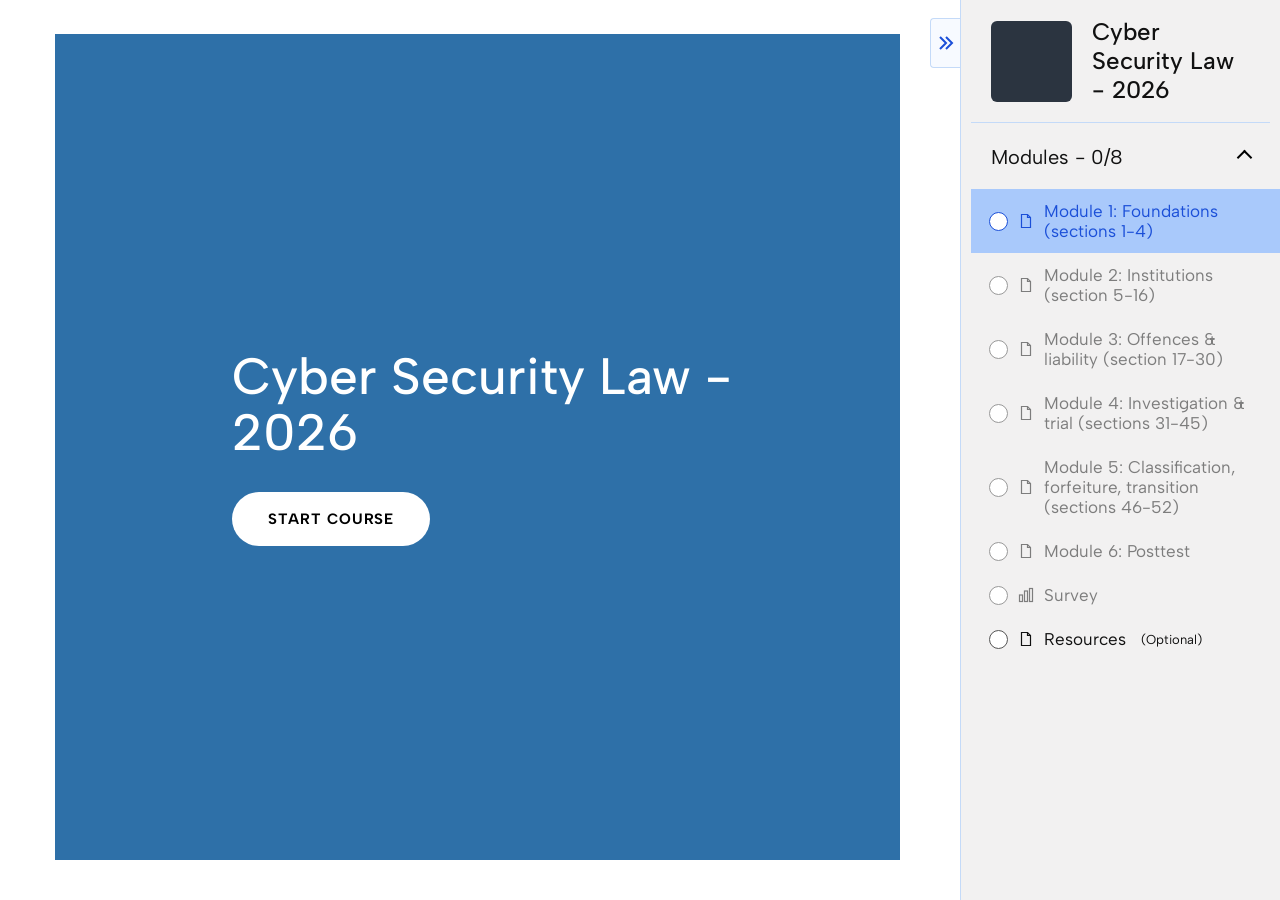
<file: index.html>
<!doctype html>
<html lang="en">
  <head>
    <meta charset="UTF-8" />
    <meta name="viewport" content="width=device-width, initial-scale=1" />
    <title>Cyber Security Law - 2026</title>
    <link rel="preconnect" href="https://fonts.googleapis.com" />
    <link
      href="https://fonts.googleapis.com/css2?family=Albert+Sans:wght@400;500;700&display=swap"
      rel="stylesheet"
    />
    <link rel="stylesheet" href="static/css/style.css" />
  </head>

  <body>
    <!-- Small screens only: top bar with hamburger + dark backdrop -->
    <header class="topbar">
      <button class="hamburger" id="hamburger" aria-label="Open course menu">
        <svg
          width="24"
          height="24"
          viewBox="0 0 24 24"
          fill="none"
          stroke="currentColor"
          stroke-width="2"
          stroke-linecap="round"
        >
          <path d="M3 6h18M3 12h18M3 18h18" />
        </svg>
      </button>
      <strong>Cyber Security Law - 2026</strong>
    </header>
    <div class="backdrop" data-close-menu></div>

    <!-- =========================================================
     MAIN WINDOW  — one <section class="panel"> per module.
     Order here MUST match the order of the sidebar buttons.
     ========================================================= -->
    <main class="main">
      <button class="toggle" id="toggle" aria-label="Show / hide modules">
        <svg
          width="18"
          height="18"
          viewBox="0 0 18 18"
          fill="none"
          stroke="currentColor"
          stroke-width="2"
        >
          <path d="M3 3l6 6-6 6M9 3l6 6-6 6" />
        </svg>
      </button>

      <!-- COVER: shown before the course starts. It is NOT a module. -->
      <section class="panel cover active">
        <div class="slide">
          <h1>Cyber Security Law - 2026</h1>
          <button class="btn" data-start>Start course</button>
        </div>
      </section>

      <!-- ================= MODULES =================
       Everything inside .lesson scrolls. The complete button sits at the
       end and unlocks only when the student reaches the bottom.        -->

      <!-- 1. Introduction -->
      <!-- <section class="panel">
        <div class="slide content">
          <h1>Module 0: Pretest</h1>

          <div class="h5p-slot module1">
            <iframe
              class="module-iframe"
              data-src="static/html/module0.html"
              allowfullscreen
            ></iframe>
          </div>
          <div class="slide-footer">
            <button class="btn" data-complete disabled>
              Complete &amp; continue
            </button>
            <span class="hint"
              >Scroll to the end of the module to continue</span
            >
          </div>
        </div>
      </section> -->

      

      <!-- Module 1 -->
      <section class="panel">
        <div class="slide content">
          <!-- <h1>Module 1: Foundations (sections 1-4)</h1> -->
          <div class="h5p-slot">
            <iframe data-src="static/html/module1.html" allowfullscreen></iframe>
          </div>
          <div class="slide-footer">
            <button class="btn" data-complete disabled>
              Complete &amp; continue
            </button>
          </div>
        </div>
      </section>

      <!-- Module 2 -->
      <section class="panel">
        <div class="slide content">
          <!-- <h1>Module 2: Institutions (section 5-16)</h1> -->
          <div class="h5p-slot">
            <iframe data-src="static/html/module2.html" allowfullscreen></iframe>
          </div>
          <div class="slide-footer">
            <button class="btn" data-complete disabled>
              Complete &amp; continue
            </button>
          </div>
        </div>
      </section>

      <!-- Module 3 -->
      <section class="panel">
        <div class="slide content">
          <!-- <h1>Module 3: Offences & liability (section 17-30)</h1> -->
          <div class="h5p-slot">
            <iframe data-src="static/html/module3.html" allowfullscreen></iframe>
          </div>
          <div class="slide-footer">
            <button class="btn" data-complete disabled>
              Complete &amp; continue
            </button>
          </div>
        </div>
      </section>

      <!-- Module 4 -->
      <section class="panel">
        <div class="slide content">
          <!-- <h1>Module 4: Investigation & trial (sections 31-45)</h1> -->
          <div class="h5p-slot">
            <iframe data-src="static/html/module4.html" allowfullscreen></iframe>
          </div>
          <div class="slide-footer">
            <button class="btn" data-complete disabled>
              Complete &amp; continue
            </button>
          </div>
        </div>
      </section>

      <!-- Module 5 -->
      <section class="panel">
        <div class="slide content">
          <!-- <h1>Module 5: Classification, forfeiture, transition (sections 46-52)</h1> -->
          <div class="h5p-slot">
            <iframe data-src="static/html/module4.html" allowfullscreen></iframe>
          </div>
          <div class="slide-footer">
            <button class="btn" data-complete disabled>
              Complete &amp; continue
            </button>
          </div>
        </div>
      </section>

      <!-- Module 6 -->
      <section class="panel">
        <div class="slide content">
          <!-- <h1>Module 2: Institutions (section 5-16)</h1> -->
          <div class="h5p-slot">
            <iframe data-src="static/html/module4.html" allowfullscreen></iframe>
          </div>
          <div class="slide-footer">
            <button class="btn" data-complete disabled>
              Complete &amp; continue
            </button>
          </div>
        </div>
      </section>

    </main>

    <!-- =========================================================
     SIDEBAR — module list
     data-optional = always open, never locked
     ========================================================= -->
    <aside class="sidebar">
      <div class="course-header">
        <!-- Thumbnail: add style="background-image:url(thumb.jpg)" -->
        <div class="thumb"></div>
        <h2>Cyber Security Law - 2026</h2>
        <button
          class="close-btn"
          data-close-menu
          aria-label="Close course menu"
        >
          <svg
            width="20"
            height="20"
            viewBox="0 0 24 24"
            fill="none"
            stroke="currentColor"
            stroke-width="2"
            stroke-linecap="round"
          >
            <path d="M5 5l14 14M19 5L5 19" />
          </svg>
        </button>
      </div>

      <details open>
        <summary>
          <span
            >Modules - <span id="count">0</span>/<span id="total">9</span></span
          >
        </summary>

        <nav class="module-list">
          <!-- <button class="module-item active">
            <span class="radio"></span><span class="icon"></span>Module 0:
            Pretest
          </button> -->
          <button class="module-item">
            <span class="radio"></span><span class="icon"></span>Module 1:
            Foundations (sections 1-4)
          </button>
          <button class="module-item">
            <span class="radio"></span><span class="icon"></span>Module 2:
            Institutions (section 5-16)
          </button>
          <button class="module-item">
            <span class="radio"></span><span class="icon"></span>Module 3:
            Offences & liability (section 17-30)
          </button>
          <button class="module-item">
            <span class="radio"></span><span class="icon"></span>Module 4:
            Investigation & trial (sections 31-45)
          </button>
          <button class="module-item">
            <span class="radio"></span><span class="icon"></span>Module 5:
            Classification, forfeiture, transition (sections 46-52)
          </button>
          <button class="module-item">
            <span class="radio"></span><span class="icon"></span>Module 6:
            Posttest
          </button>
          <button class="module-item">
            <span class="radio"></span><span class="icon chart"></span>Survey
          </button>
          <button class="module-item" data-optional>
            <span class="radio"></span
            ><span class="icon"></span>Resources&nbsp;<small>(Optional)</small>
          </button>
        </nav>
      </details>
    </aside>

    <script src="static/js/script.js"></script>
  </body>
</html>
</file>
<file: static/css/style.css>
:root {
  --blue: #2e70a8; /* main slide colour            */
  --blue-text: #1b4fd8; /* active module text           */
  --blue-active: #a9c9fb; /* active module background     */
  --blue-line: #c4daf8; /* thin light-blue borders      */
  --sidebar-bg: #f2f1f1;
  --locked: #7d7d7d; /* locked module text           */
  --text: #111;
  --sidebar-w: clamp(300px, 25vw, 480px);
  --speed: 0.45s; /* transition speed             */

  /* icon shapes (used as masks so they take the text colour) */
  --icon-doc: url("data:image/svg+xml,%3Csvg xmlns='http://www.w3.org/2000/svg' viewBox='0 0 16 16' fill='none' stroke='black' stroke-width='1.2'%3E%3Cpath d='M3.5 1.5h6l3 3v10h-9z'/%3E%3Cpath d='M9.5 1.5v3h3'/%3E%3C/svg%3E");
  --icon-chart: url("data:image/svg+xml,%3Csvg xmlns='http://www.w3.org/2000/svg' viewBox='0 0 16 16' fill='none' stroke='black' stroke-width='1.2'%3E%3Crect x='1.5' y='8' width='3' height='6.5'/%3E%3Crect x='6.5' y='4' width='3' height='10.5'/%3E%3Crect x='11.5' y='1.5' width='3' height='13'/%3E%3C/svg%3E");
}

/* =========================================================
   2. PAGE LAYOUT
   ========================================================= */
* {
  box-sizing: border-box;
}

body {
  margin: 0;
  height: 100vh;
  display: flex;
  overflow: hidden;
  font-family: "Albert Sans", system-ui, sans-serif;
  color: var(--text);
  background: #fff;
}

/* ---------- main window (left) ---------- */
.main {
  position: relative;
  flex: 1;
  min-width: 0;
  padding: 34px 60px 40px 55px; /* right padding leaves room for the toggle button */
}

.panel {
  display: none;
  height: 100%;
}
.panel.active {
  display: block;
  animation: slideIn var(--speed) ease;
}

@keyframes slideIn {
  from {
    opacity: 0;
    transform: translateX(28px);
  }
  to {
    opacity: 1;
    transform: none;
  }
}

/* ---------- blue slide ---------- */
.slide {
  height: 100%;
  min-height: 380px;
  overflow-y: auto;
  background: var(--blue);
  color: #fff;
  display: flex;
  flex-direction: column;
  justify-content: center;
  align-items: flex-start;
  padding: 40px 40px 40px 21%; /* big left gap = intro look */
}
.slide h1 {
  margin: 0 0 32px;
  font-size: 56px;
  font-weight: 500;
  line-height: 1.1;
}

/* ---------- slide that holds H5P content ---------- */
.slide.content {
  justify-content: flex-start;
  padding: 32px 40px;
}

.slide.content h1 {
  font-size: 40px;
  margin: 20px 0 40px 0;
  font-weight: 900;
}

/* long scrollable lesson inside a module */
/* .lesson-title {
  width: 100%;
  flex-shrink: 0;
  max-width: 70ch;
  margin: 0 0 20px;
  font-size: 18px;
  line-height: 1.6;
}

.lesson {
  width: 100%;
  flex-shrink: 0;
}

.lesson p {
  max-width: 70ch;
  margin: 0 0 20px;
  font-size: 18px;
  line-height: 1.6;
}

.lesson-panel-container {
  margin: 20px 0;
  background-color: rgba(118, 146, 255, 0.35);
  padding: 20px;
  border-radius: 5px;
}

.lesson-panel {
  margin-bottom: 20px;
}

.lesson-panel ul li{
  max-width: 70ch;
  margin: 0 0 20px;
  font-size: 18px;
}

.lesson-panel h3 {
  margin: 32px 0 12px;
  font-size: 24px;
  font-weight: 500;
}

.h5p-slot-title {
  margin: 50px 10px 30px 10px;
} */

.h5p-slot {
  width: 100%;
  min-height: 75vh; 
  margin: 8px 0;
  /* padding: 10px; */
  background: #fff;
  color: #555;
  border-radius: 6px;
  display: grid;
  place-items: center;
  overflow: hidden;
}

.h5p-slot iframe {
  width: 100%;
  height: 100%;
  border: 0;
  overflow: hidden;
}

/*.........................h5p contents....................... */










/* button + hint at the very end of the module */
.slide-footer {
  display: flex;
  align-items: center;
  gap: 18px;
  flex-wrap: wrap;
  margin-top: 16px;
  flex-shrink: 0;
}
.hint {
  display: none;
  font-size: 15px;
  opacity: 0.85;
}
.btn[disabled] + .hint {
  display: inline;
}

/* cover screen (before the course starts) */
.cover h1 {
  font-size: clamp(32px, 4vw, 52px);
}

/* ---------- pill button ---------- */
.btn {
  font: inherit;
  font-size: 15px;
  font-weight: 700;
  letter-spacing: 0.06em;
  text-transform: uppercase;
  padding: 18px 36px;
  border: 0;
  border-radius: 999px;
  background: #fff;
  color: #000;
  cursor: pointer;
  transition:
    transform 0.2s,
    box-shadow 0.2s;
}
.btn:hover {
  transform: translateY(-2px);
  box-shadow: 0 6px 16px rgba(0, 0, 0, 0.25);
}
.btn:focus-visible {
  outline: 3px solid #fff;
  outline-offset: 3px;
}
.btn[disabled] {
  opacity: 0.45;
  cursor: not-allowed;
  transform: none;
  box-shadow: none;
}

/* ---------- collapse button (>>) ---------- */
.toggle {
  position: absolute;
  top: 18px;
  right: 0;
  width: 30px;
  height: 50px;
  border: 1px solid var(--blue-line);
  border-right: 0;
  border-radius: 4px 0 0 4px;
  background: #f7faff;
  color: var(--blue-text);
  cursor: pointer;
  display: grid;
  place-items: center;
}
.toggle svg {
  transition: transform var(--speed);
}
body.collapsed .toggle svg {
  transform: rotate(180deg);
}

/* =========================================================
   3. SIDEBAR (right) — the course modules
   ========================================================= */
.sidebar {
  width: var(--sidebar-w);
  flex-shrink: 0;
  background: var(--sidebar-bg);
  border-left: 1px solid var(--blue-line);
  overflow-y: auto;
  transition: margin-right var(--speed) ease;
}
body.collapsed .sidebar {
  margin-right: calc(var(--sidebar-w) * -1);
}

/* header: thumbnail + course title */
.course-header {
  display: flex;
  align-items: center;
  gap: 20px;
  margin: 0 10px;
  padding: 18px 20px;
  border-bottom: 1px solid var(--blue-line);
}
.thumb {
  flex-shrink: 0;
  width: 81px;
  height: 81px;
  border-radius: 6px;
  background: #2b3440 center / cover; /* ← put your image: style="background-image:url(thumb.jpg)" */
}
.course-header h2 {
  margin: 0;
  font-size: 24px;
  font-weight: 500;
  line-height: 1.2;
}

/* "Modules - 0/9" (collapsible with no JS) */
summary {
  list-style: none;
  cursor: pointer;
  display: flex;
  justify-content: space-between;
  align-items: center;
  padding: 22px 30px 20px;
  font-size: 20px;
}
summary::-webkit-details-marker {
  display: none;
}
summary::after {
  content: "";
  width: 9px;
  height: 9px;
  border-top: 2px solid #000;
  border-left: 2px solid #000;
  transform: rotate(45deg);
  transition: transform 0.3s;
}
details:not([open]) summary::after {
  transform: rotate(225deg);
}

/* module rows */
.module-list {
  margin-left: 10px;
  padding-bottom: 30px;
}

.module-item {
  all: unset;
  box-sizing: border-box;
  width: 100%;
  display: flex;
  align-items: center;
  gap: 10px;
  padding: 12px 18px;
  font-size: 17px;
  cursor: pointer;
  transition:
    background 0.3s,
    color 0.3s;
}
.module-item:focus-visible {
  outline: 2px solid var(--blue-text);
  outline-offset: -2px;
}

.module-item small {
  font-size: 13px;
}

/* radio circle + icon */
.radio {
  flex-shrink: 0;
  width: 19px;
  height: 19px;
  border: 1.5px solid #555;
  border-radius: 50%;
  background: #fff;
  transition:
    background 0.3s,
    border-color 0.3s;
}
.icon {
  flex-shrink: 0;
  width: 16px;
  height: 18px;
  background: currentColor;
  -webkit-mask: var(--icon-doc) center / contain no-repeat;
  mask: var(--icon-doc) center / contain no-repeat;
}
.icon.chart {
  -webkit-mask-image: var(--icon-chart);
  mask-image: var(--icon-chart);
}

/* STATES */
.module-item[aria-disabled="true"] {
  color: var(--locked);
  cursor: not-allowed;
}
.module-item[aria-disabled="true"] .radio {
  border-color: #999;
}

.module-item.active {
  background: var(--blue-active);
  color: var(--blue-text);
}
.module-item.active .radio {
  border-color: var(--blue-text);
}

.module-item.done .radio {
  background: var(--blue);
  border-color: var(--blue);
  position: relative;
}
.module-item.done .radio::after {
  /* white tick */
  content: "";
  position: absolute;
  left: 5px;
  top: 1px;
  width: 5px;
  height: 10px;
  border: solid #fff;
  border-width: 0 2px 2px 0;
  transform: rotate(45deg);
}

/* little shake when a locked module is clicked */
.shake {
  animation: shake 0.35s;
}
@keyframes shake {
  25% {
    transform: translateX(-6px);
  }
  75% {
    transform: translateX(6px);
  }
}

/* =========================================================
   4. SMALL SCREENS + REDUCED MOTION
   ========================================================= */
/* top bar, backdrop and close button only exist on small screens */
.topbar,
.backdrop,
.close-btn {
  display: none;
}

@media (max-width: 800px) {
  body {
    flex-direction: column;
    height: 100vh;
    height: 100dvh;
  }

  /* top bar with hamburger */
  .topbar {
    display: flex;
    align-items: center;
    gap: 14px;
    flex-shrink: 0;
    padding: 10px 16px;
    background: var(--sidebar-bg);
    border-bottom: 1px solid var(--blue-line);
  }
  .topbar strong {
    font-size: 16px;
    font-weight: 500;
    line-height: 1.2;
  }

  .hamburger,
  .close-btn {
    all: unset;
    box-sizing: border-box;
    width: 40px;
    height: 40px;
    display: grid;
    place-items: center;
    flex-shrink: 0;
    border-radius: 6px;
    color: var(--text);
    cursor: pointer;
  }
  .hamburger:focus-visible,
  .close-btn:focus-visible {
    outline: 2px solid var(--blue-text);
  }
  .close-btn {
    display: grid;
    margin-left: auto;
  }
  .course-header {
    gap: 12px;
    padding: 14px 10px;
  }
  .course-header h2 {
    font-size: 17px;
  }
  .thumb {
    width: 52px;
    height: 52px;
  }

  /* main window fills the rest of the screen */
  .main {
    flex: 1;
    min-height: 0;
    padding: 16px;
  }
  .slide {
    padding: 24px;
  }
  .slide h1 {
    font-size: 36px;
  }
  .slide.content h1 {
    font-size: 24px;
  }
  .toggle {
    display: none;
  }

  /* sidebar becomes a drawer that slides in from the right */
  .sidebar {
    position: fixed;
    top: 0;
    right: 0;
    bottom: 0;
    z-index: 20;
    width: min(85vw, 360px);
    margin: 0 !important;
    transform: translateX(100%);
    transition:
      transform var(--speed) ease,
      box-shadow var(--speed);
  }
  body.menu-open .sidebar {
    transform: none;
    box-shadow: -8px 0 24px rgba(0, 0, 0, 0.25);
  }

  /* dark overlay behind the drawer; tap it to close */
  .backdrop {
    display: block;
    position: fixed;
    inset: 0;
    z-index: 10;
    background: rgba(0, 0, 0, 0.4);
    opacity: 0;
    pointer-events: none;
    transition: opacity var(--speed);
  }
  body.menu-open .backdrop {
    opacity: 1;
    pointer-events: auto;
  }
}
@media (prefers-reduced-motion: reduce) {
  * {
    animation: none !important;
    transition: none !important;
  }
}
</file>
